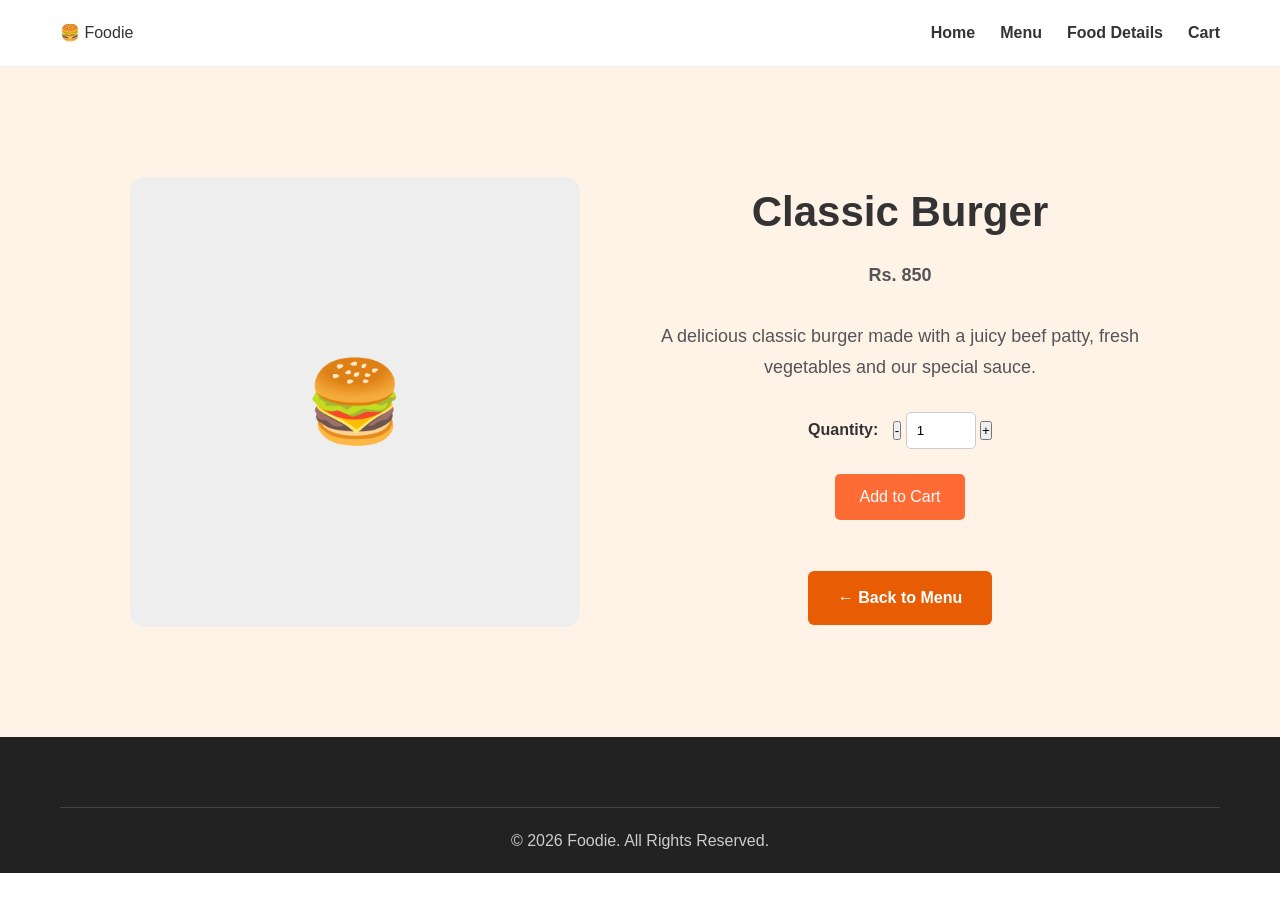
<file: food-details.html>
<!DOCTYPE html>
<html lang="en">

<head>

    <meta charset="UTF-8">

    <meta name="viewport" content="width=device-width, initial-scale=1.0">

    <title>Classic Burger - Foodie</title>

    <link rel="stylesheet" href="assets/css/style.css">

</head>

<body>


    <!-- ============================= -->
    <!-- HEADER -->
    <!-- ============================= -->

    <header>

        <div class="logo">
            🍔 Foodie
        </div>

        <nav>

            <a href="index.php">Home</a>

            <a href="menu.html">Menu</a>

            <a href="food-details.html">Food Details</a>

            <a href="cart/cart.php">Cart</a>

        </nav>

    </header>


    <!-- ============================= -->
    <!-- FOOD DETAILS -->
    <!-- ============================= -->

    <section class="food-details">

        <div class="food-details-image">

            <div class="food-image">
                🍔
            </div>

        </div>


        <div class="food-details-info">

            <h1>Classic Burger</h1>

            <p class="food-details-price">
                Rs. 850
            </p>

            <p>
                A delicious classic burger made with a juicy
                beef patty, fresh vegetables and our special sauce.
            </p>


            <!-- QUANTITY -->

            <div class="quantity">

                <label for="quantity">
                    Quantity:
                </label>

                <button
                    type="button"
                    id="decrease">
                    -
                </button>

                <input
                    type="number"
                    id="quantity"
                    value="1"
                    min="1">

                <button
                    type="button"
                    id="increase">
                    +
                </button>

            </div>


            <!-- ADD TO CART -->

            <form action="cart/add.php" method="POST">
                <input type="hidden" name="food_id" value="1">
                <input type="hidden" name="quantity" id="cartQuantity" value="1">
                <button class="add-cart-button" type="submit">Add to Cart</button>
            </form>


            <br><br>


            <!-- BACK TO MENU -->

            <a
                href="menu.html"
                class="back-menu">

                ← Back to Menu

            </a>

        </div>

    </section>


    <!-- ============================= -->
    <!-- FOOTER -->
    <!-- ============================= -->

    <footer>

        <p>
            &copy; 2026 Foodie. All Rights Reserved.
        </p>

    </footer>


    <!-- JAVASCRIPT -->

    <script src="assets/js/script.js"></script>
    <script>
        const quantity = document.getElementById("quantity");
        const cartQuantity = document.getElementById("cartQuantity");
        const addToCartForm = cartQuantity.form;

        quantity.addEventListener("input", function () {
            cartQuantity.value = Math.max(1, Number(quantity.value) || 1);
        });

        addToCartForm.addEventListener("submit", function () {
            cartQuantity.value = Math.max(1, Number(quantity.value) || 1);
        });
    </script>

</body>

</html>
</file>
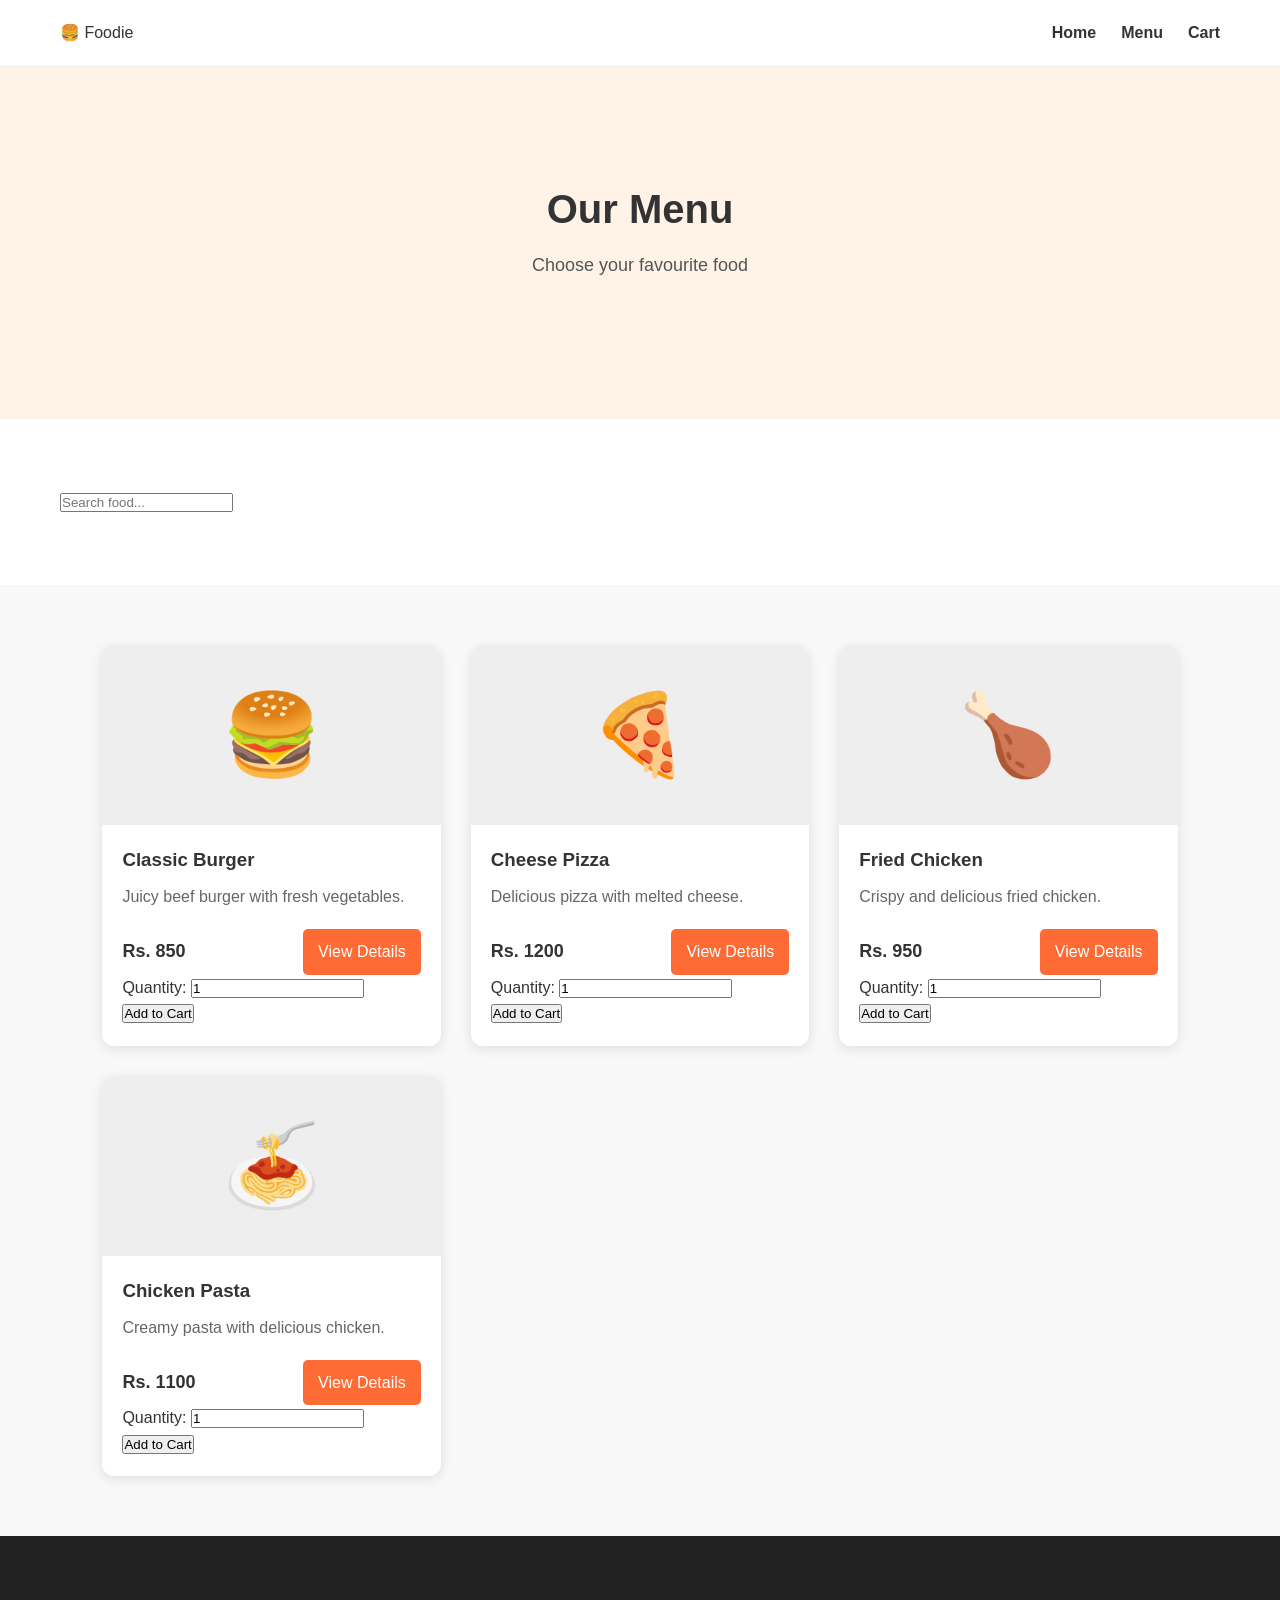
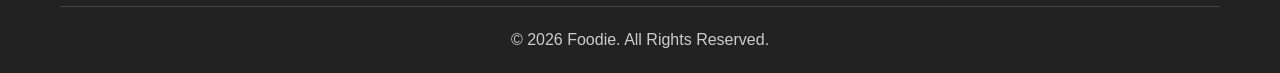
<file: menu.html>
<!DOCTYPE html>
<html lang="en">

<head>

    <meta charset="UTF-8">

    <meta
        name="viewport"
        content="width=device-width, initial-scale=1.0">

    <title>Menu - Foodie</title>

    <link
        rel="stylesheet"
        href="assets/css/style.css">

</head>

<body>


    <!-- ============================= -->
    <!-- HEADER -->
    <!-- ============================= -->

    <header>

        <div class="logo">
            🍔 Foodie
        </div>

        <nav>

            <a href="index.php">
                Home
            </a>

            <a href="menu.html">
                Menu
            </a>

            <a href="cart/cart.php">
                Cart
            </a>

        </nav>

    </header>


    <!-- ============================= -->
    <!-- MENU HEADER -->
    <!-- ============================= -->

    <section class="menu-header">

        <h1>
            Our Menu
        </h1>

        <p>
            Choose your favourite food
        </p>

    </section>


    <!-- ============================= -->
    <!-- SEARCH -->
    <!-- ============================= -->

    <section class="search-section">

        <input
            type="text"
            id="searchInput"
            placeholder="Search food...">

    </section>


    <!-- ============================= -->
    <!-- FOOD MENU -->
    <!-- ============================= -->

    <section class="food-menu">

        <div class="food-container">


            <!-- BURGER -->

            <div class="food-card">

                <div class="food-image">
                    🍔
                </div>

                <div class="food-info">

                    <h3>
                        Classic Burger
                    </h3>

                    <p>
                        Juicy beef burger with fresh vegetables.
                    </p>

                    <div class="food-bottom">

                        <span class="price">
                            Rs. 850
                        </span>

                        <a
                            href="food-details.html"
                            class="view-button">

                            View Details

                        </a>

                    </div>

                    <form action="cart/add.php" method="POST">

                        <input
                            type="hidden"
                            name="food_id"
                            value="1">

                        <label for="quantity1">
                            Quantity:
                        </label>

                        <input
                            type="number"
                            id="quantity1"
                            name="quantity"
                            value="1"
                            min="1"
                            required>

                        <button type="submit">
                            Add to Cart
                        </button>

                    </form>

                </div>

            </div>


            <!-- PIZZA -->

            <div class="food-card">

                <div class="food-image">
                    🍕

                </div>

                <div class="food-info">

                    <h3>
                        Cheese Pizza
                    </h3>

                    <p>
                        Delicious pizza with melted cheese.
                    </p>

                    <div class="food-bottom">

                        <span class="price">
                            Rs. 1200
                        </span>

                        <a
                            href="food-details.html"
                            class="view-button">

                            View Details

                        </a>

                    </div>

                    <form action="cart/add.php" method="POST">

                        <input
                            type="hidden"
                            name="food_id"
                            value="2">

                        <label for="quantity2">
                            Quantity:
                        </label>

                        <input
                            type="number"
                            id="quantity2"
                            name="quantity"
                            value="1"
                            min="1"
                            required>

                        <button type="submit">
                            Add to Cart
                        </button>

                    </form>

                </div>

            </div>


            <!-- FRIED CHICKEN -->

            <div class="food-card">

                <div class="food-image">
                    🍗
                </div>

                <div class="food-info">

                    <h3>
                        Fried Chicken
                    </h3>

                    <p>
                        Crispy and delicious fried chicken.
                    </p>

                    <div class="food-bottom">

                        <span class="price">
                            Rs. 950
                        </span>

                        <a
                            href="food-details.html"
                            class="view-button">

                            View Details

                        </a>

                    </div>

                    <form action="cart/add.php" method="POST">

                        <input
                            type="hidden"
                            name="food_id"
                            value="3">

                        <label for="quantity3">
                            Quantity:
                        </label>

                        <input
                            type="number"
                            id="quantity3"
                            name="quantity"
                            value="1"
                            min="1"
                            required>

                        <button type="submit">
                            Add to Cart
                        </button>

                    </form>

                </div>

            </div>


            <!-- PASTA -->

            <div class="food-card">

                <div class="food-image">
                    🍝
                </div>

                <div class="food-info">

                    <h3>
                        Chicken Pasta
                    </h3>

                    <p>
                        Creamy pasta with delicious chicken.
                    </p>

                    <div class="food-bottom">

                        <span class="price">
                            Rs. 1100
                        </span>

                        <a
                            href="food-details.html"
                            class="view-button">

                            View Details

                        </a>

                    </div>

                    <form action="cart/add.php" method="POST">

                        <input
                            type="hidden"
                            name="food_id"
                            value="4">

                        <label for="quantity4">
                            Quantity:
                        </label>

                        <input
                            type="number"
                            id="quantity4"
                            name="quantity"
                            value="1"
                            min="1"
                            required>

                        <button type="submit">
                            Add to Cart
                        </button>

                    </form>

                </div>

            </div>


        </div>

    </section>


    <!-- ============================= -->
    <!-- FOOTER -->
    <!-- ============================= -->

    <footer>

        <p>
            &copy; 2026 Foodie. All Rights Reserved.
        </p>

    </footer>


    <!-- JAVASCRIPT -->

    <script src="assets/js/script.js"></script>

</body>

</html>
</file>
<file: assets/css/style.css>
/* ========================================
   FOODHUB - MAIN STYLESHEET
   ======================================== */


/* ========================================
   1. RESET & GENERAL STYLES
   ======================================== */

* {
    margin: 0;
    padding: 0;
    box-sizing: border-box;
}

html {
    scroll-behavior: smooth;
}

body {
    font-family: Arial, sans-serif;
    line-height: 1.6;
    background-color: #ffffff;
    color: #333333;
}

a {
    text-decoration: none;
    color: inherit;
}

img {
    max-width: 100%;
    display: block;
}


/* ========================================
   2. HEADER
   ======================================== */

header {
    display: flex;
    justify-content: space-between;
    align-items: center;

    padding: 20px 60px;

    background-color: #ffffff;

    border-bottom: 1px solid #eeeeee;

    position: sticky;
    top: 0;
    z-index: 1000;
}


/* Logo */

header h1 {
    font-size: 30px;
    color: #e85d04;
}


/* Navigation */

nav {
    display: flex;
    gap: 25px;
    align-items: center;
}

nav a {
    font-size: 16px;
    font-weight: bold;
    color: #333333;

    transition: color 0.3s ease;
}

nav a:hover {
    color: #e85d04;
}


/* ========================================
   3. HERO SECTION
   ======================================== */

body > section:first-of-type {
    text-align: center;

    padding: 110px 20px;

    background-color: #fff3e8;
}

body > section:first-of-type h2 {
    font-size: 48px;

    line-height: 1.2;

    margin-bottom: 20px;

    color: #222222;
}

body > section:first-of-type p {
    font-size: 18px;

    max-width: 650px;

    margin: 0 auto 30px;

    color: #555555;
}

body > section:first-of-type a {
    display: inline-block;

    padding: 14px 30px;

    background-color: #e85d04;

    color: #ffffff;

    border-radius: 6px;

    font-weight: bold;

    transition: background-color 0.3s ease,
                transform 0.3s ease;
}

body > section:first-of-type a:hover {
    background-color: #c94d00;

    transform: translateY(-2px);
}


/* ========================================
   4. GENERAL SECTIONS
   ======================================== */

section {
    padding: 70px 60px;
}

section > h2 {
    text-align: center;

    font-size: 32px;

    margin-bottom: 40px;

    color: #222222;
}


/* ========================================
   5. FOOD CATEGORIES
   ======================================== */

section:nth-of-type(2) > div {
    display: grid;

    grid-template-columns: repeat(4, 1fr);

    gap: 25px;

    max-width: 1200px;

    margin: 0 auto;
}

section:nth-of-type(2) > div > div {
    padding: 30px 20px;

    text-align: center;

    background-color: #f8f8f8;

    border-radius: 10px;

    border: 1px solid #eeeeee;

    transition: transform 0.3s ease,
                box-shadow 0.3s ease;
}

section:nth-of-type(2) > div > div:hover {
    transform: translateY(-5px);

    box-shadow: 0 8px 20px rgba(0, 0, 0, 0.08);
}

section:nth-of-type(2) > div > div h3 {
    margin-bottom: 10px;

    font-size: 22px;

    color: #e85d04;
}

section:nth-of-type(2) > div > div p {
    color: #666666;
}


/* ========================================
   6. POPULAR FOODS
   ======================================== */

section:nth-of-type(3) > div {
    display: grid;

    grid-template-columns: repeat(3, 1fr);

    gap: 30px;

    max-width: 1200px;

    margin: 0 auto;
}


/* Food card */

section:nth-of-type(3) article {
    background-color: #ffffff;

    border: 1px solid #eeeeee;

    border-radius: 12px;

    overflow: hidden;

    padding-bottom: 25px;

    transition: transform 0.3s ease,
                box-shadow 0.3s ease;
}

section:nth-of-type(3) article:hover {
    transform: translateY(-5px);

    box-shadow: 0 10px 25px rgba(0, 0, 0, 0.10);
}


/* Food image */

section:nth-of-type(3) article img {
    width: 100%;

    height: 220px;

    object-fit: cover;
}


/* Food title */

section:nth-of-type(3) article h3 {
    margin: 20px 20px 10px;

    font-size: 22px;

    color: #222222;
}


/* Food description */

section:nth-of-type(3) article p {
    margin: 0 20px 10px;

    color: #666666;
}


/* Food price */

section:nth-of-type(3) article p:nth-of-type(2) {
    font-size: 20px;

    font-weight: bold;

    color: #e85d04;

    margin-top: 15px;
}


/* View details button */

section:nth-of-type(3) article a {
    display: inline-block;

    margin: 10px 20px 0;

    padding: 10px 20px;

    background-color: #e85d04;

    color: #ffffff;

    border-radius: 5px;

    font-weight: bold;

    transition: background-color 0.3s ease;
}

section:nth-of-type(3) article a:hover {
    background-color: #c94d00;
}


/* ========================================
   7. WHY CHOOSE US
   ======================================== */

section:nth-of-type(4) {
    background-color: #fafafa;
}

section:nth-of-type(4) > div {
    display: grid;

    grid-template-columns: repeat(3, 1fr);

    gap: 30px;

    max-width: 1200px;

    margin: 0 auto;
}

section:nth-of-type(4) > div > div {
    text-align: center;

    padding: 35px 25px;

    background-color: #ffffff;

    border-radius: 10px;

    border: 1px solid #eeeeee;
}

section:nth-of-type(4) h3 {
    margin-bottom: 15px;

    font-size: 22px;

    color: #e85d04;
}

section:nth-of-type(4) p {
    color: #666666;
}


/* ========================================
   8. CALL TO ACTION
   ======================================== */

section:nth-of-type(5) {
    text-align: center;

    background-color: #fff3e8;
}

section:nth-of-type(5) p {
    margin-bottom: 25px;

    color: #555555;
}

section:nth-of-type(5) a {
    display: inline-block;

    padding: 14px 30px;

    background-color: #e85d04;

    color: #ffffff;

    border-radius: 6px;

    font-weight: bold;

    transition: background-color 0.3s ease,
                transform 0.3s ease;
}

section:nth-of-type(5) a:hover {
    background-color: #c94d00;

    transform: translateY(-2px);
}


/* ========================================
   9. FOOTER
   ======================================== */

footer {
    display: grid;

    grid-template-columns: 2fr 1fr 1fr;

    gap: 40px;

    padding: 50px 60px 20px;

    background-color: #222222;

    color: #ffffff;
}

footer h3 {
    margin-bottom: 15px;

    color: #ffffff;
}

footer p {
    color: #cccccc;
}

footer a {
    display: block;

    margin-bottom: 8px;

    color: #cccccc;

    transition: color 0.3s ease;
}

footer a:hover {
    color: #e85d04;
}

footer > p {
    grid-column: 1 / -1;

    text-align: center;

    padding-top: 20px;

    border-top: 1px solid #444444;

    margin-top: 20px;
}


/* ========================================
   10. TABLET RESPONSIVE DESIGN
   ======================================== */

@media (max-width: 992px) {

    header {
        padding: 20px 30px;
    }

    section {
        padding: 60px 30px;
    }

    section:nth-of-type(2) > div {
        grid-template-columns: repeat(2, 1fr);
    }

    section:nth-of-type(3) > div {
        grid-template-columns: repeat(2, 1fr);
    }

    section:nth-of-type(4) > div {
        grid-template-columns: repeat(2, 1fr);
    }

    footer {
        padding: 40px 30px 20px;
    }
}


/* ========================================
   11. MOBILE RESPONSIVE DESIGN
   ======================================== */

@media (max-width: 768px) {

    /* Header */

    header {
        flex-direction: column;

        gap: 20px;

        padding: 20px;
    }

    nav {
        flex-wrap: wrap;

        justify-content: center;

        gap: 15px;
    }


    /* Hero */

    body > section:first-of-type {
        padding: 70px 20px;
    }

    body > section:first-of-type h2 {
        font-size: 36px;
    }

    body > section:first-of-type p {
        font-size: 16px;
    }


    /* Sections */

    section {
        padding: 50px 20px;
    }

    section > h2 {
        font-size: 28px;
    }


    /* Categories */

    section:nth-of-type(2) > div {
        grid-template-columns: repeat(2, 1fr);

        gap: 15px;
    }


    /* Food cards */

    section:nth-of-type(3) > div {
        grid-template-columns: 1fr;

        gap: 25px;
    }


    /* Why choose us */

    section:nth-of-type(4) > div {
        grid-template-columns: 1fr;

        gap: 20px;
    }


    /* Footer */

    footer {
        grid-template-columns: 1fr;

        padding: 40px 20px 20px;

        gap: 30px;
    }

    footer > p {
        grid-column: auto;
    }

}


/* ========================================
   12. SMALL MOBILE DEVICES
   ======================================== */

@media (max-width: 480px) {

    header h1 {
        font-size: 26px;
    }

    nav {
        gap: 10px;
    }

    nav a {
        font-size: 14px;
    }

    body > section:first-of-type h2 {
        font-size: 30px;
    }

    section:nth-of-type(2) > div {
        grid-template-columns: 1fr;
    }

    section > h2 {
        font-size: 26px;
    }

}

/* =========================
   MENU PAGE
========================= */

.menu-header {
    text-align: center;
    padding: 60px 20px;
    background-color: #f5f5f5;
}

.menu-header h1 {
    font-size: 40px;
    margin-bottom: 10px;
}

.menu-header p {
    font-size: 18px;
    color: #666;
}


/* Food Menu */

.food-menu {
    padding: 60px 8%;
    background-color: #f8f8f8;
    text-align: center;
}

.food-menu h2 {
    font-size: 30px;
    margin-bottom: 40px;
}

.food-container {
    display: grid;
    grid-template-columns: repeat(4, 1fr);
    gap: 25px;
}


/* Food Card */

.food-card {
    background-color: white;
    border-radius: 12px;
    overflow: hidden;
    box-shadow: 0 3px 12px rgba(0, 0, 0, 0.1);
}

.food-image {
    height: 180px;
    display: flex;
    justify-content: center;
    align-items: center;
    font-size: 80px;
    background-color: #eeeeee;
}

.food-info {
    padding: 20px;
    text-align: left;
}

.food-info h3 {
    margin-bottom: 10px;
}

.food-info p {
    color: #666;
    line-height: 1.5;
}

.food-bottom {
    display: flex;
    justify-content: space-between;
    align-items: center;
    margin-top: 20px;
}

.price {
    font-size: 18px;
    font-weight: bold;
}

.food-bottom a {
    padding: 10px 15px;
    background-color: #ff6b35;
    color: white;
    text-decoration: none;
    border-radius: 5px;
}

.food-bottom a:hover {
    opacity: 0.85;
}


/* Responsive */

@media (max-width: 900px) {

    .food-container {
        grid-template-columns: repeat(2, 1fr);
    }

}

@media (max-width: 600px) {

    .food-container {
        grid-template-columns: 1fr;
    }

}

/* =========================
   FOOD DETAILS PAGE
========================= */

.food-details {
    min-height: 600px;
    padding: 80px 8%;

    display: flex;
    align-items: center;
    justify-content: center;

    gap: 70px;

    background-color: #f8f8f8;
}


/* Food Image */

.food-details-image {
    width: 450px;
    height: 450px;

    display: flex;
    align-items: center;
    justify-content: center;

    background-color: #eeeeee;

    border-radius: 15px;
}

.food-details-image span {
    font-size: 180px;
}


/* Food Information */

.food-details-info {
    max-width: 500px;
}

.food-details-info h1 {
    font-size: 42px;
    margin-bottom: 15px;
}

.food-details-price {
    font-size: 25px;
    font-weight: bold;
    margin-bottom: 20px;
}

.food-details-info p {
    line-height: 1.7;
    color: #555;
}


/* Quantity */

.quantity {
    margin-top: 25px;
    margin-bottom: 25px;
}

.quantity label {
    font-weight: bold;
    margin-right: 10px;
}

.quantity input {
    width: 70px;
    padding: 10px;

    border: 1px solid #ccc;
    border-radius: 5px;
}


/* Add Cart Button */

.add-cart-button {
    padding: 14px 25px;

    border: none;
    border-radius: 5px;

    background-color: #ff6b35;
    color: white;

    font-size: 16px;

    cursor: pointer;
}

.add-cart-button:hover {
    opacity: 0.85;
}


/* Back to Menu */

.back-menu {
    color: #ff6b35;
    text-decoration: none;
    font-weight: bold;
}


/* Responsive */

@media (max-width: 900px) {

    .food-details {
        flex-direction: column;
        padding: 50px 20px;
    }

    .food-details-image {
        width: 350px;
        height: 350px;
    }

}


@media (max-width: 600px) {

    .food-details-image {
        width: 280px;
        height: 280px;
    }

    .food-details-image span {
        font-size: 120px;
    }

    .food-details-info h1 {
        font-size: 32px;
    }

}

/* ========================================
   REGISTRATION PAGE
======================================== */

.register-section {
    min-height: 70vh;
    display: flex;
    justify-content: center;
    align-items: center;
    padding: 50px 20px;
}

.register-container {
    width: 100%;
    max-width: 450px;
    padding: 35px;
    background-color: white;
    border-radius: 10px;
    box-shadow: 0 5px 20px rgba(0, 0, 0, 0.1);
}

.register-container h1 {
    text-align: center;
    margin-bottom: 10px;
}

.register-container > p {
    text-align: center;
    margin-bottom: 25px;
}

.form-group {
    margin-bottom: 20px;
}

.form-group label {
    display: block;
    margin-bottom: 8px;
    font-weight: bold;
}

.form-group input {
    width: 100%;
    padding: 12px;
    border: 1px solid #ccc;
    border-radius: 6px;
    font-size: 16px;
    box-sizing: border-box;
}

.form-group input:focus {
    outline: none;
    border-color: #ff6b35;
}

.register-button {
    width: 100%;
    padding: 12px;
    border: none;
    border-radius: 6px;
    background-color: #ff6b35;
    color: white;
    font-size: 16px;
    cursor: pointer;
}

.register-button:hover {
    opacity: 0.9;
}

.login-link {
    margin-top: 20px;
    text-align: center;
}

.login-link a {
    text-decoration: none;
}

.form-message {
    padding: 12px;
    margin-bottom: 20px;
    border-radius: 6px;
    text-align: center;
}

.form-message.success {
    background-color: #d4edda;
    color: #155724;
}

.form-message.error {
    background-color: #f8d7da;
    color: #721c24;
}

.login-section {
    min-height: 70vh;
    display: flex;
    justify-content: center;
    align-items: center;
    padding: 50px 20px;
}

.login-container {
    width: 100%;
    max-width: 450px;
    padding: 35px;
    background-color: white;
    border-radius: 10px;
    box-shadow: 0 5px 20px rgba(0, 0, 0, 0.1);
}

.login-container h1 {
    text-align: center;
    margin-bottom: 10px;
}

.login-container > p {
    text-align: center;
    margin-bottom: 25px;
}

.login-button {
    width: 100%;
    padding: 12px;
    border: none;
    border-radius: 6px;
    background-color: #ff6b35;
    color: white;
    font-size: 16px;
    cursor: pointer;
}

.login-button:hover {
    opacity: 0.9;
}

.register-link {
    margin-top: 20px;
    text-align: center;
}

.register-link a {
    text-decoration: none;
}

.profile-section {
    min-height: 70vh;
    display: flex;
    justify-content: center;
    align-items: center;
    padding: 50px 20px;
}

.profile-container {
    width: 100%;
    max-width: 500px;
    padding: 35px;
    background-color: white;
    border-radius: 10px;
    box-shadow: 0 5px 20px rgba(0, 0, 0, 0.1);
}

.profile-container h1 {
    text-align: center;
    margin-bottom: 10px;
}

.profile-container > p {
    text-align: center;
    margin-bottom: 25px;
}

.profile-info {
    padding: 20px;
    background-color: #f5f5f5;
    border-radius: 8px;
}

.profile-info p {
    margin-bottom: 15px;
}

.profile-info p:last-child {
    margin-bottom: 0;
}

.food-management {
    min-height: 70vh;
    padding: 50px 20px;
}

.food-management-container {
    max-width: 1200px;
    margin: 0 auto;
}

.food-management-container h1 {
    text-align: center;
    margin-bottom: 10px;
}

.food-management-container > p {
    text-align: center;
    margin-bottom: 30px;
}

.add-food-button {
    display: inline-block;
    padding: 12px 20px;
    background-color: #ff6b35;
    color: white;
    text-decoration: none;
    border-radius: 6px;
    margin-bottom: 25px;
}

.add-food-button:hover {
    opacity: 0.9;
}

.table-container {
    width: 100%;
    overflow-x: auto;
}

table {
    width: 100%;
    border-collapse: collapse;
    background-color: white;
}

table th,
table td {
    padding: 12px;
    border: 1px solid #ddd;
    text-align: left;
}

table th {
    background-color: #f5f5f5;
}

table tr:nth-child(even) {
    background-color: #fafafa;
}

table a {
    text-decoration: none;
}

.add-food-section {
    min-height: 70vh;
    display: flex;
    justify-content: center;
    align-items: center;
    padding: 50px 20px;
}

.add-food-container {
    width: 100%;
    max-width: 550px;
    padding: 35px;
    background-color: white;
    border-radius: 10px;
    box-shadow: 0 5px 20px rgba(0, 0, 0, 0.1);
    box-sizing: border-box;
}

.add-food-container h1,
.add-food-container > p {
    text-align: center;
}

.add-food-container h1 {
    margin-bottom: 10px;
}

.add-food-container > p {
    margin-bottom: 25px;
}

.add-food-container select,
.add-food-container textarea {
    width: 100%;
    padding: 12px;
    border: 1px solid #ccc;
    border-radius: 6px;
    font-size: 16px;
    box-sizing: border-box;
    font-family: inherit;
}

.add-food-container select:focus,
.add-food-container textarea:focus {
    outline: none;
    border-color: #ff6b35;
}

.add-food-container textarea {
    resize: vertical;
}

.back-link {
    margin-top: 20px;
    text-align: center;
}

.back-link a {
    color: #ff6b35;
    text-decoration: none;
}


/* Edit and Delete buttons */
.edit-food-button,
.delete-food-button {
    display: inline-block;
    padding: 8px 12px;
    border: none;
    border-radius: 5px;
    color: white;
    text-decoration: none;
    font-size: 14px;
    cursor: pointer;
    margin: 2px;
}

/* Edit button */
.edit-food-button {
    background-color: #0d6efd;
}

.edit-food-button:hover {
    background-color: #0b5ed7;
}

/* Delete button */
.delete-food-button {
    background-color: #dc3545;
}

.delete-food-button:hover {
    background-color: #b02a37;
}

/* Shopping Cart Buttons */
.cart-actions {
    display: flex;
    gap: 15px;
    margin-top: 20px;
    flex-wrap: wrap;
}

.cart-button {
    display: inline-block;
    padding: 12px 22px;
    background-color: #e67e22;
    color: white;
    text-decoration: none;
    border-radius: 6px;
    font-weight: bold;
    border: none;
    cursor: pointer;
}

.cart-button:hover {
    background-color: #ca6b17;
}

.remove-button {
    background-color: #e74c3c;
    color: white;
    border: none;
    padding: 8px 12px;
    border-radius: 5px;
    cursor: pointer;
}

.remove-button:hover {
    background-color: #c0392b;
}
</file>
